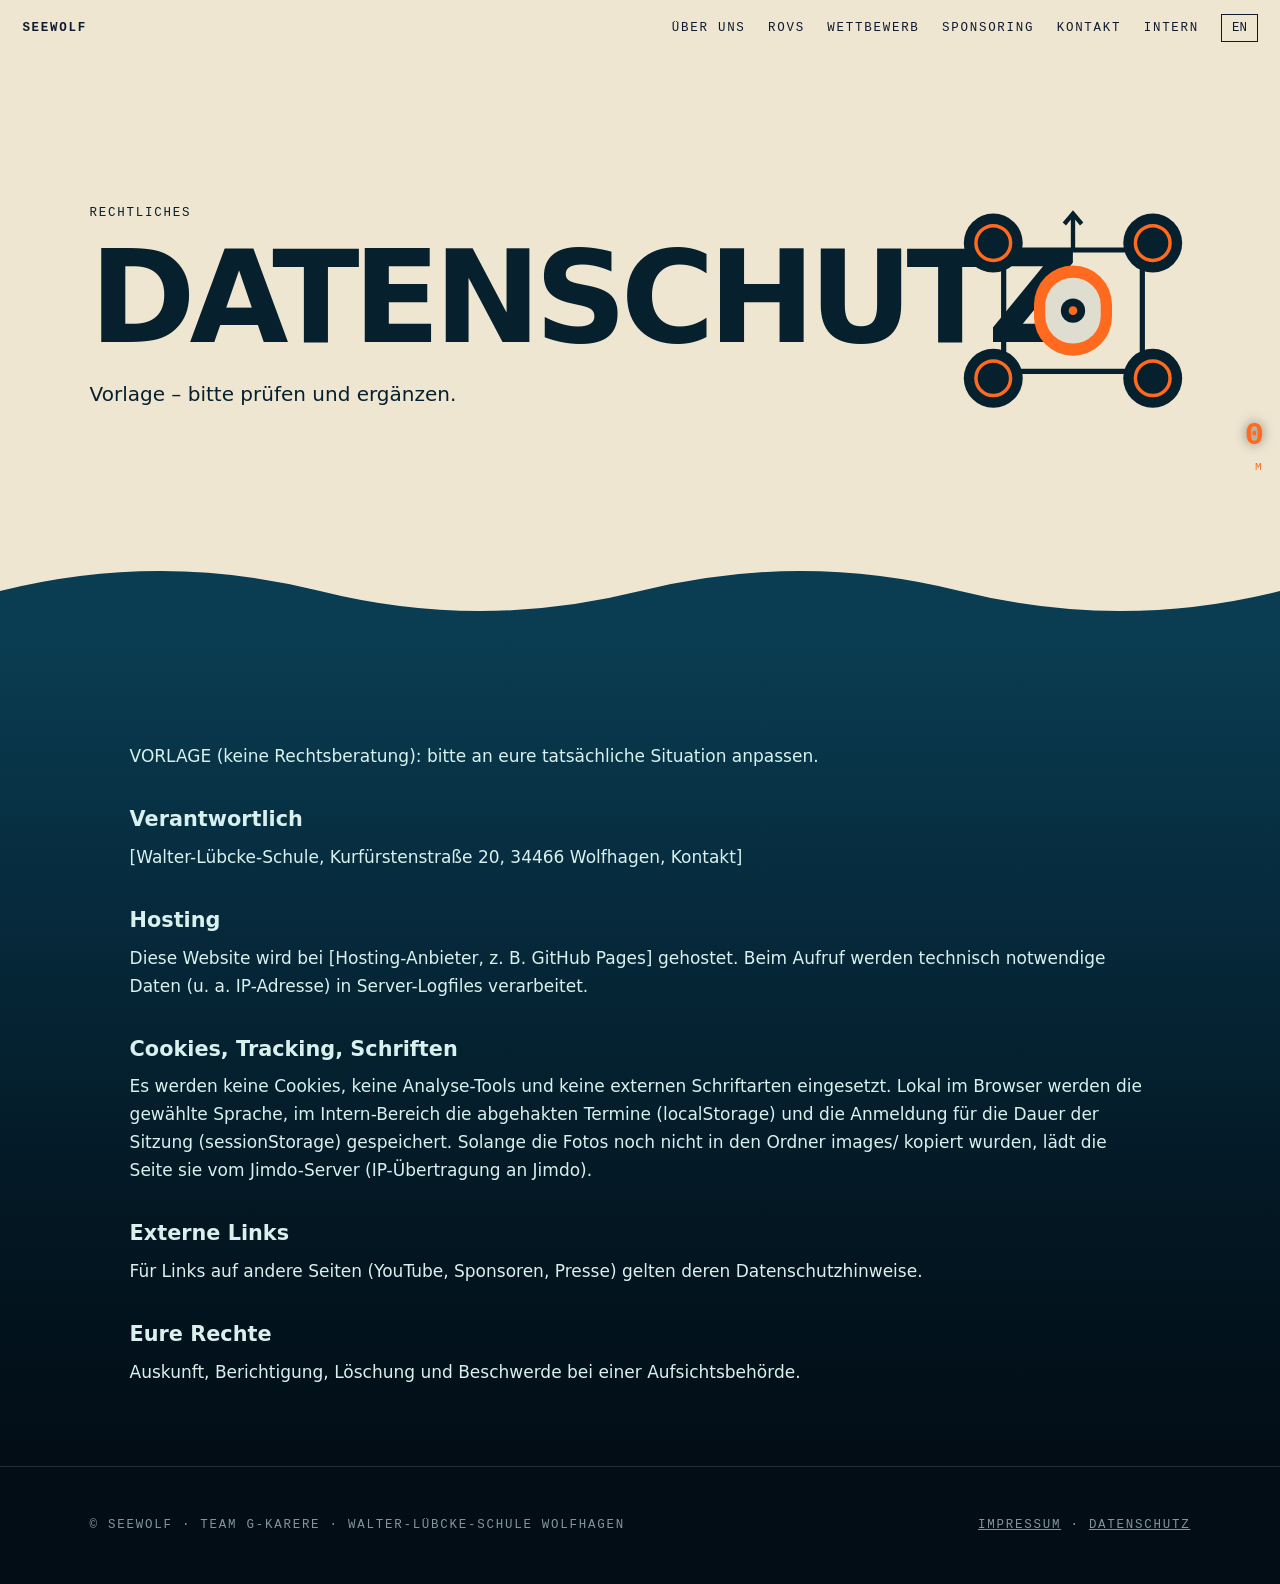
<file: datenschutz.html>
<!DOCTYPE html>
<html lang="de"><head><meta charset="utf-8"><meta name="viewport" content="width=device-width,initial-scale=1">
<title>Datenschutz – Seewolf Unterwasserrobotik</title><meta name="description" content="Datenschutz"><link rel="stylesheet" href="style.css"></head>
<body>
<nav class="mono"><a class="lg" href="index.html#top">SEEWOLF</a><a href="index.html#about" data-en="About">Über uns</a><a href="index.html#rovs">ROVs</a><a href="wettbewerb.html" data-en="Competition">Wettbewerb</a><a href="index.html#sponsors">Sponsoring</a><a href="index.html#contact" data-en="Contact">Kontakt</a><a href="intern.html">Intern</a><button id="lang" aria-label="Language">EN</button></nav>
<div id="gauge" aria-hidden="true"><b id="depth">0</b><span>M</span></div>
<header class="hero sm" id="top"><i class="ring"></i><i class="ring"></i><i class="ring"></i><svg class="rov" viewBox="0 0 300 260" aria-label="ROV"><rect x="70" y="60" width="160" height="140" rx="18" fill="none" stroke="#06202e" stroke-width="6"/><rect x="105" y="78" width="90" height="104" rx="45" fill="#ff6a1f"/><rect x="118" y="92" width="64" height="76" rx="32" fill="#d9f1ee" opacity=".85"/><circle cx="150" cy="130" r="14" fill="#06202e"/><circle cx="150" cy="130" r="5" fill="#ff6a1f"/><g fill="#06202e"><circle cx="58" cy="52" r="34"/><circle cx="242" cy="52" r="34"/><circle cx="58" cy="208" r="34"/><circle cx="242" cy="208" r="34"/></g><g fill="none" stroke="#ff6a1f" stroke-width="4"><circle cx="58" cy="52" r="20"/><circle cx="242" cy="52" r="20"/><circle cx="58" cy="208" r="20"/><circle cx="242" cy="208" r="20"/></g><path d="M150 60V20M140 30l10-12 10 12" stroke="#06202e" stroke-width="5" fill="none"/></svg><span class="mono" data-en="Legal">Rechtliches</span><h1>Datenschutz</h1><p class="sub" data-en="Template – please review and complete.">Vorlage – bitte prüfen und ergänzen.</p><svg class="wave" viewBox="0 0 1200 80" preserveAspectRatio="none"><path d="M0 40Q150 0 300 40T600 40T900 40T1200 40V80H0Z" fill="#0a3d52"/></svg></header>
<main><section class="rv"><p>VORLAGE (keine Rechtsberatung): bitte an eure tatsächliche Situation anpassen.</p><h3 style="margin-top:2rem">Verantwortlich</h3><p>[Walter-Lübcke-Schule, Kurfürstenstraße 20, 34466 Wolfhagen, Kontakt]</p><h3 style="margin-top:2rem">Hosting</h3><p>Diese Website wird bei [Hosting-Anbieter, z. B. GitHub Pages] gehostet. Beim Aufruf werden technisch notwendige Daten (u. a. IP-Adresse) in Server-Logfiles verarbeitet.</p><h3 style="margin-top:2rem">Cookies, Tracking, Schriften</h3><p>Es werden keine Cookies, keine Analyse-Tools und keine externen Schriftarten eingesetzt. Lokal im Browser werden die gewählte Sprache, im Intern-Bereich die abgehakten Termine (localStorage) und die Anmeldung für die Dauer der Sitzung (sessionStorage) gespeichert. Solange die Fotos noch nicht in den Ordner images/ kopiert wurden, lädt die Seite sie vom Jimdo-Server (IP-Übertragung an Jimdo).</p><h3 style="margin-top:2rem">Externe Links</h3><p>Für Links auf andere Seiten (YouTube, Sponsoren, Presse) gelten deren Datenschutzhinweise.</p><h3 style="margin-top:2rem">Eure Rechte</h3><p>Auskunft, Berichtigung, Löschung und Beschwerde bei einer Aufsichtsbehörde.</p></section></main>
<footer class="mono"><span>© Seewolf · Team G-Karere · Walter-Lübcke-Schule Wolfhagen</span><span><a href="impressum.html">Impressum</a> · <a href="datenschutz.html" data-en="Privacy">Datenschutz</a></span></footer>
<script src="app.js"></script></body></html>
</file>
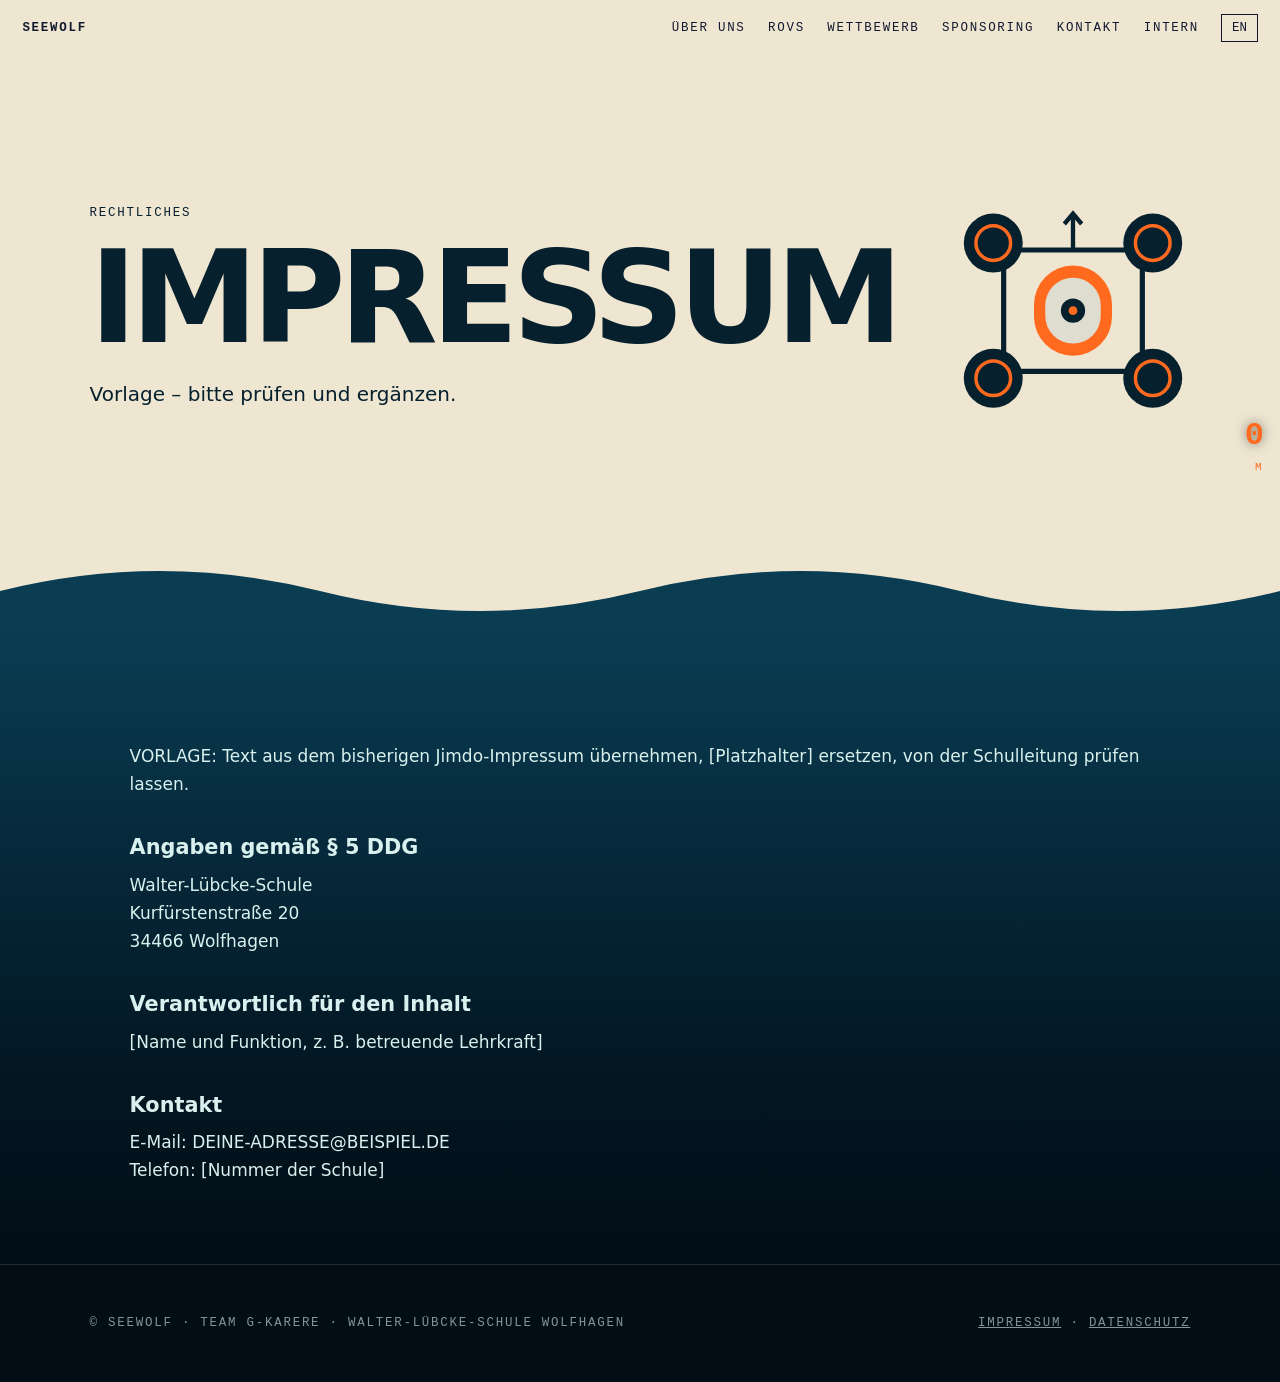
<file: impressum.html>
<!DOCTYPE html>
<html lang="de"><head><meta charset="utf-8"><meta name="viewport" content="width=device-width,initial-scale=1">
<title>Impressum – Seewolf Unterwasserrobotik</title><meta name="description" content="Impressum"><link rel="stylesheet" href="style.css"></head>
<body>
<nav class="mono"><a class="lg" href="index.html#top">SEEWOLF</a><a href="index.html#about" data-en="About">Über uns</a><a href="index.html#rovs">ROVs</a><a href="wettbewerb.html" data-en="Competition">Wettbewerb</a><a href="index.html#sponsors">Sponsoring</a><a href="index.html#contact" data-en="Contact">Kontakt</a><a href="intern.html">Intern</a><button id="lang" aria-label="Language">EN</button></nav>
<div id="gauge" aria-hidden="true"><b id="depth">0</b><span>M</span></div>
<header class="hero sm" id="top"><i class="ring"></i><i class="ring"></i><i class="ring"></i><svg class="rov" viewBox="0 0 300 260" aria-label="ROV"><rect x="70" y="60" width="160" height="140" rx="18" fill="none" stroke="#06202e" stroke-width="6"/><rect x="105" y="78" width="90" height="104" rx="45" fill="#ff6a1f"/><rect x="118" y="92" width="64" height="76" rx="32" fill="#d9f1ee" opacity=".85"/><circle cx="150" cy="130" r="14" fill="#06202e"/><circle cx="150" cy="130" r="5" fill="#ff6a1f"/><g fill="#06202e"><circle cx="58" cy="52" r="34"/><circle cx="242" cy="52" r="34"/><circle cx="58" cy="208" r="34"/><circle cx="242" cy="208" r="34"/></g><g fill="none" stroke="#ff6a1f" stroke-width="4"><circle cx="58" cy="52" r="20"/><circle cx="242" cy="52" r="20"/><circle cx="58" cy="208" r="20"/><circle cx="242" cy="208" r="20"/></g><path d="M150 60V20M140 30l10-12 10 12" stroke="#06202e" stroke-width="5" fill="none"/></svg><span class="mono" data-en="Legal">Rechtliches</span><h1>Impressum</h1><p class="sub" data-en="Template – please review and complete.">Vorlage – bitte prüfen und ergänzen.</p><svg class="wave" viewBox="0 0 1200 80" preserveAspectRatio="none"><path d="M0 40Q150 0 300 40T600 40T900 40T1200 40V80H0Z" fill="#0a3d52"/></svg></header>
<main><section class="rv"><p>VORLAGE: Text aus dem bisherigen Jimdo-Impressum übernehmen, [Platzhalter] ersetzen, von der Schulleitung prüfen lassen.</p><h3 style="margin-top:2rem">Angaben gemäß § 5 DDG</h3><p>Walter-Lübcke-Schule<br>Kurfürstenstraße 20<br>34466 Wolfhagen</p><h3 style="margin-top:2rem">Verantwortlich für den Inhalt</h3><p>[Name und Funktion, z. B. betreuende Lehrkraft]</p><h3 style="margin-top:2rem">Kontakt</h3><p>E-Mail: DEINE-ADRESSE@BEISPIEL.DE<br>Telefon: [Nummer der Schule]</p></section></main>
<footer class="mono"><span>© Seewolf · Team G-Karere · Walter-Lübcke-Schule Wolfhagen</span><span><a href="impressum.html">Impressum</a> · <a href="datenschutz.html" data-en="Privacy">Datenschutz</a></span></footer>
<script src="app.js"></script></body></html>
</file>
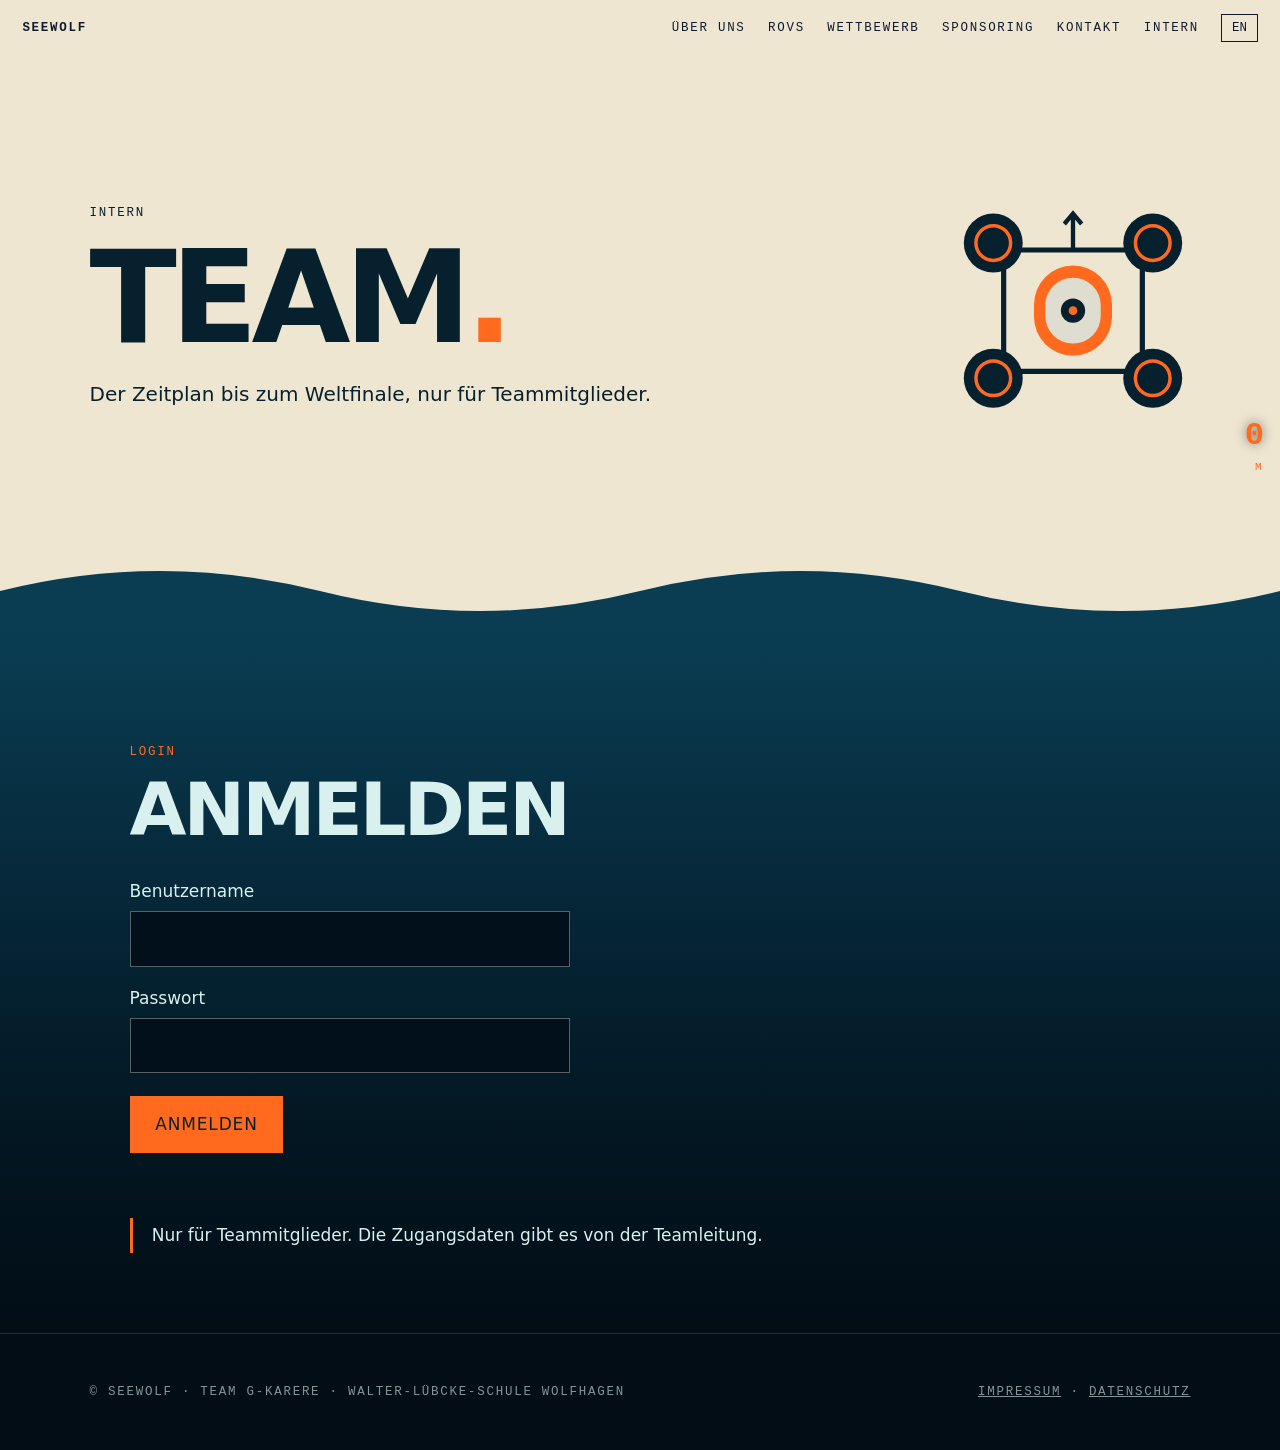
<file: intern.html>
<!DOCTYPE html>
<html lang="de"><head><meta charset="utf-8"><meta name="viewport" content="width=device-width,initial-scale=1">
<title>Intern – Seewolf Unterwasserrobotik</title><meta name="description" content="Interner Bereich der Schülerfirma G-Karere."><meta name="robots" content="noindex"><link rel="stylesheet" href="style.css"></head>
<body>
<nav class="mono"><a class="lg" href="index.html#top">SEEWOLF</a><a href="index.html#about" data-en="About">Über uns</a><a href="index.html#rovs">ROVs</a><a href="wettbewerb.html" data-en="Competition">Wettbewerb</a><a href="index.html#sponsors">Sponsoring</a><a href="index.html#contact" data-en="Contact">Kontakt</a><a href="intern.html">Intern</a><button id="lang" aria-label="Language">EN</button></nav>
<div id="gauge" aria-hidden="true"><b id="depth">0</b><span>M</span></div>
<header class="hero sm" id="top"><i class="ring"></i><i class="ring"></i><i class="ring"></i><svg class="rov" viewBox="0 0 300 260" aria-label="ROV"><rect x="70" y="60" width="160" height="140" rx="18" fill="none" stroke="#06202e" stroke-width="6"/><rect x="105" y="78" width="90" height="104" rx="45" fill="#ff6a1f"/><rect x="118" y="92" width="64" height="76" rx="32" fill="#d9f1ee" opacity=".85"/><circle cx="150" cy="130" r="14" fill="#06202e"/><circle cx="150" cy="130" r="5" fill="#ff6a1f"/><g fill="#06202e"><circle cx="58" cy="52" r="34"/><circle cx="242" cy="52" r="34"/><circle cx="58" cy="208" r="34"/><circle cx="242" cy="208" r="34"/></g><g fill="none" stroke="#ff6a1f" stroke-width="4"><circle cx="58" cy="52" r="20"/><circle cx="242" cy="52" r="20"/><circle cx="58" cy="208" r="20"/><circle cx="242" cy="208" r="20"/></g><path d="M150 60V20M140 30l10-12 10 12" stroke="#06202e" stroke-width="5" fill="none"/></svg><span class="mono" data-en="Members only">Intern</span><h1>Team<i>.</i></h1><p class="sub" data-en="The schedule up to the world finals, for team members only.">Der Zeitplan bis zum Weltfinale, nur für Teammitglieder.</p><svg class="wave" viewBox="0 0 1200 80" preserveAspectRatio="none"><path d="M0 40Q150 0 300 40T600 40T900 40T1200 40V80H0Z" fill="#0a3d52"/></svg></header>
<main><section id="login"><span class="st mono">Login</span><h2 data-en="Sign in">Anmelden</h2>
<form id="f" class="login"><label data-en="Username">Benutzername<input id="u" autocomplete="username" required></label><label data-en="Password">Passwort<input id="p" type="password" autocomplete="current-password" required></label><button class="btn" id="go" data-en="Sign in">Anmelden</button><p class="err" id="err" role="alert"></p></form>
<p class="banner" data-en="Team members only. Ask the team lead for your login.">Nur für Teammitglieder. Die Zugangsdaten gibt es von der Teamleitung.</p></section>
<section id="plan" hidden><span class="st mono">Zeitplan</span><div class="count"><b id="days">0</b><span class="mono">Tage bis zum Weltfinale</span></div><p class="mono" id="cname"></p><p class="banner" id="note" hidden></p><div class="chips" id="chips"></div><div id="list"></div>
<p class="mono" style="margin-top:2rem;color:#d9f1ee99">Häkchen werden nur in diesem Browser gespeichert.</p><p style="margin-top:1rem"><button class="btn" id="out" style="border:0;cursor:pointer;font:inherit">Abmelden</button></p></section></main>
<footer class="mono"><span>© Seewolf · Team G-Karere · Walter-Lübcke-Schule Wolfhagen</span><span><a href="impressum.html">Impressum</a> · <a href="datenschutz.html" data-en="Privacy">Datenschutz</a></span></footer>
<script src="zeitplan.enc.js"></script><script src="crypto.js"></script><script src="app.js"></script><script src="intern.js"></script></body></html>
</file>
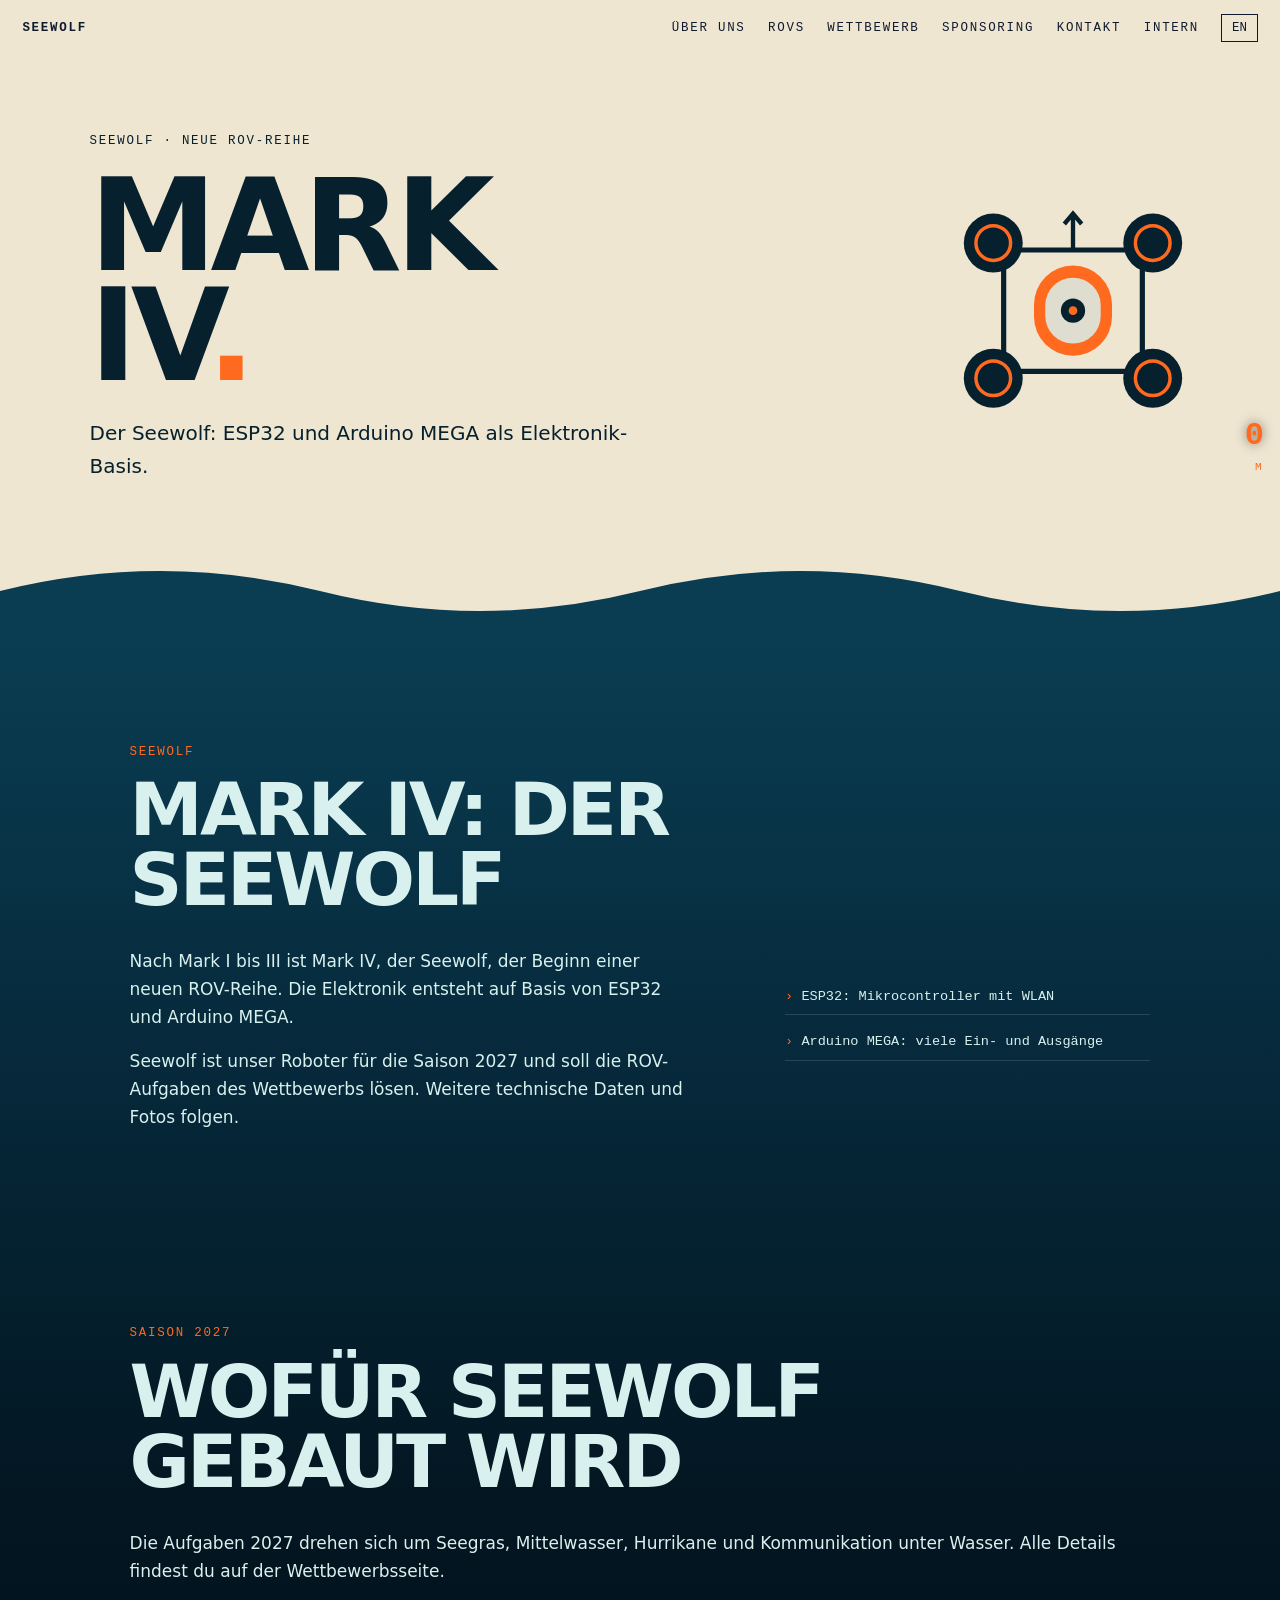
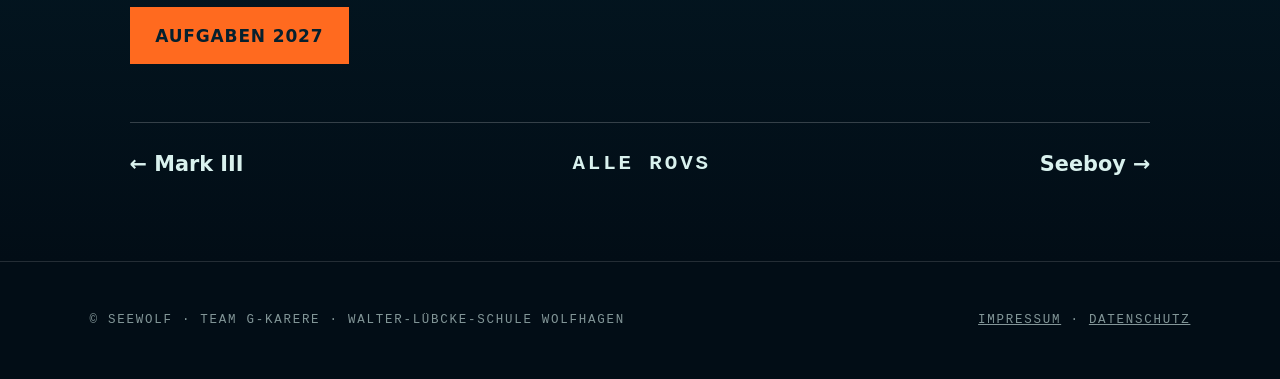
<file: rov-mark-4.html>
<!DOCTYPE html>
<html lang="de"><head><meta charset="utf-8"><meta name="viewport" content="width=device-width,initial-scale=1">
<title>ROV Mark IV – Seewolf Unterwasserrobotik</title><meta name="description" content="Mark IV, der Seewolf: die neue ROV-Reihe von G-Karere mit ESP32 und Arduino MEGA."><link rel="stylesheet" href="style.css"></head>
<body>
<nav class="mono"><a class="lg" href="index.html#top">SEEWOLF</a><a href="index.html#about" data-en="About">Über uns</a><a href="index.html#rovs">ROVs</a><a href="wettbewerb.html" data-en="Competition">Wettbewerb</a><a href="index.html#sponsors">Sponsoring</a><a href="index.html#contact" data-en="Contact">Kontakt</a><a href="intern.html">Intern</a><button id="lang" aria-label="Language">EN</button></nav>
<div id="gauge" aria-hidden="true"><b id="depth">0</b><span>M</span></div>
<header class="hero sm" id="top"><i class="ring"></i><i class="ring"></i><i class="ring"></i><svg class="rov" viewBox="0 0 300 260" aria-label="ROV"><rect x="70" y="60" width="160" height="140" rx="18" fill="none" stroke="#06202e" stroke-width="6"/><rect x="105" y="78" width="90" height="104" rx="45" fill="#ff6a1f"/><rect x="118" y="92" width="64" height="76" rx="32" fill="#d9f1ee" opacity=".85"/><circle cx="150" cy="130" r="14" fill="#06202e"/><circle cx="150" cy="130" r="5" fill="#ff6a1f"/><g fill="#06202e"><circle cx="58" cy="52" r="34"/><circle cx="242" cy="52" r="34"/><circle cx="58" cy="208" r="34"/><circle cx="242" cy="208" r="34"/></g><g fill="none" stroke="#ff6a1f" stroke-width="4"><circle cx="58" cy="52" r="20"/><circle cx="242" cy="52" r="20"/><circle cx="58" cy="208" r="20"/><circle cx="242" cy="208" r="20"/></g><path d="M150 60V20M140 30l10-12 10 12" stroke="#06202e" stroke-width="5" fill="none"/></svg><span class="mono" data-en="Seewolf · new ROV series">Seewolf · neue ROV-Reihe</span><h1>Mark<br>IV<i>.</i></h1><p class="sub" data-en="The Seewolf: ESP32 and Arduino MEGA as the electronics base.">Der Seewolf: ESP32 und Arduino MEGA als Elektronik-Basis.</p><svg class="wave" viewBox="0 0 1200 80" preserveAspectRatio="none"><path d="M0 40Q150 0 300 40T600 40T900 40T1200 40V80H0Z" fill="#0a3d52"/></svg></header>
<main><section class="rv"><span class="st mono">Seewolf</span><h2 data-en="Mark IV: the Seewolf">Mark IV: der Seewolf</h2><div class="two"><div><p data-en="After Mark I to III, Mark IV, the Seewolf, starts a new ROV series. The electronics are built around an ESP32 and an Arduino MEGA.">Nach Mark I bis III ist Mark IV, der Seewolf, der Beginn einer neuen ROV-Reihe. Die Elektronik entsteht auf Basis von ESP32 und Arduino MEGA.</p><p data-en="Seewolf is our robot for the 2027 season and is meant to solve the ROV tasks of the competition. More technical data and photos will follow.">Seewolf ist unser Roboter für die Saison 2027 und soll die ROV-Aufgaben des Wettbewerbs lösen. Weitere technische Daten und Fotos folgen.</p></div><div><ul class="spec"><li data-en="ESP32: microcontroller with Wi-Fi">ESP32: Mikrocontroller mit WLAN</li><li data-en="Arduino MEGA: many inputs and outputs">Arduino MEGA: viele Ein- und Ausgänge</li></ul></div></div></section><section class="rv"><span class="st mono">Saison 2027</span><h2 data-en="What Seewolf is built for">Wofür Seewolf gebaut wird</h2><p data-en="The 2027 tasks revolve around seagrass, midwater, hurricanes and underwater communication. Find all details on the competition page.">Die Aufgaben 2027 drehen sich um Seegras, Mittelwasser, Hurrikane und Kommunikation unter Wasser. Alle Details findest du auf der Wettbewerbsseite.</p><p style="margin-top:1.4rem"><a class="btn" href="wettbewerb.html" data-en="Tasks 2027">Aufgaben 2027</a></p><div class="pn"><a href="rov-mark-3.html">← Mark III</a><a href="index.html#rovs" class="mono">Alle ROVs</a><a href="seeboy.html">Seeboy →</a></div></section></main>
<footer class="mono"><span>© Seewolf · Team G-Karere · Walter-Lübcke-Schule Wolfhagen</span><span><a href="impressum.html">Impressum</a> · <a href="datenschutz.html" data-en="Privacy">Datenschutz</a></span></footer>
<script src="app.js"></script></body></html>
</file>
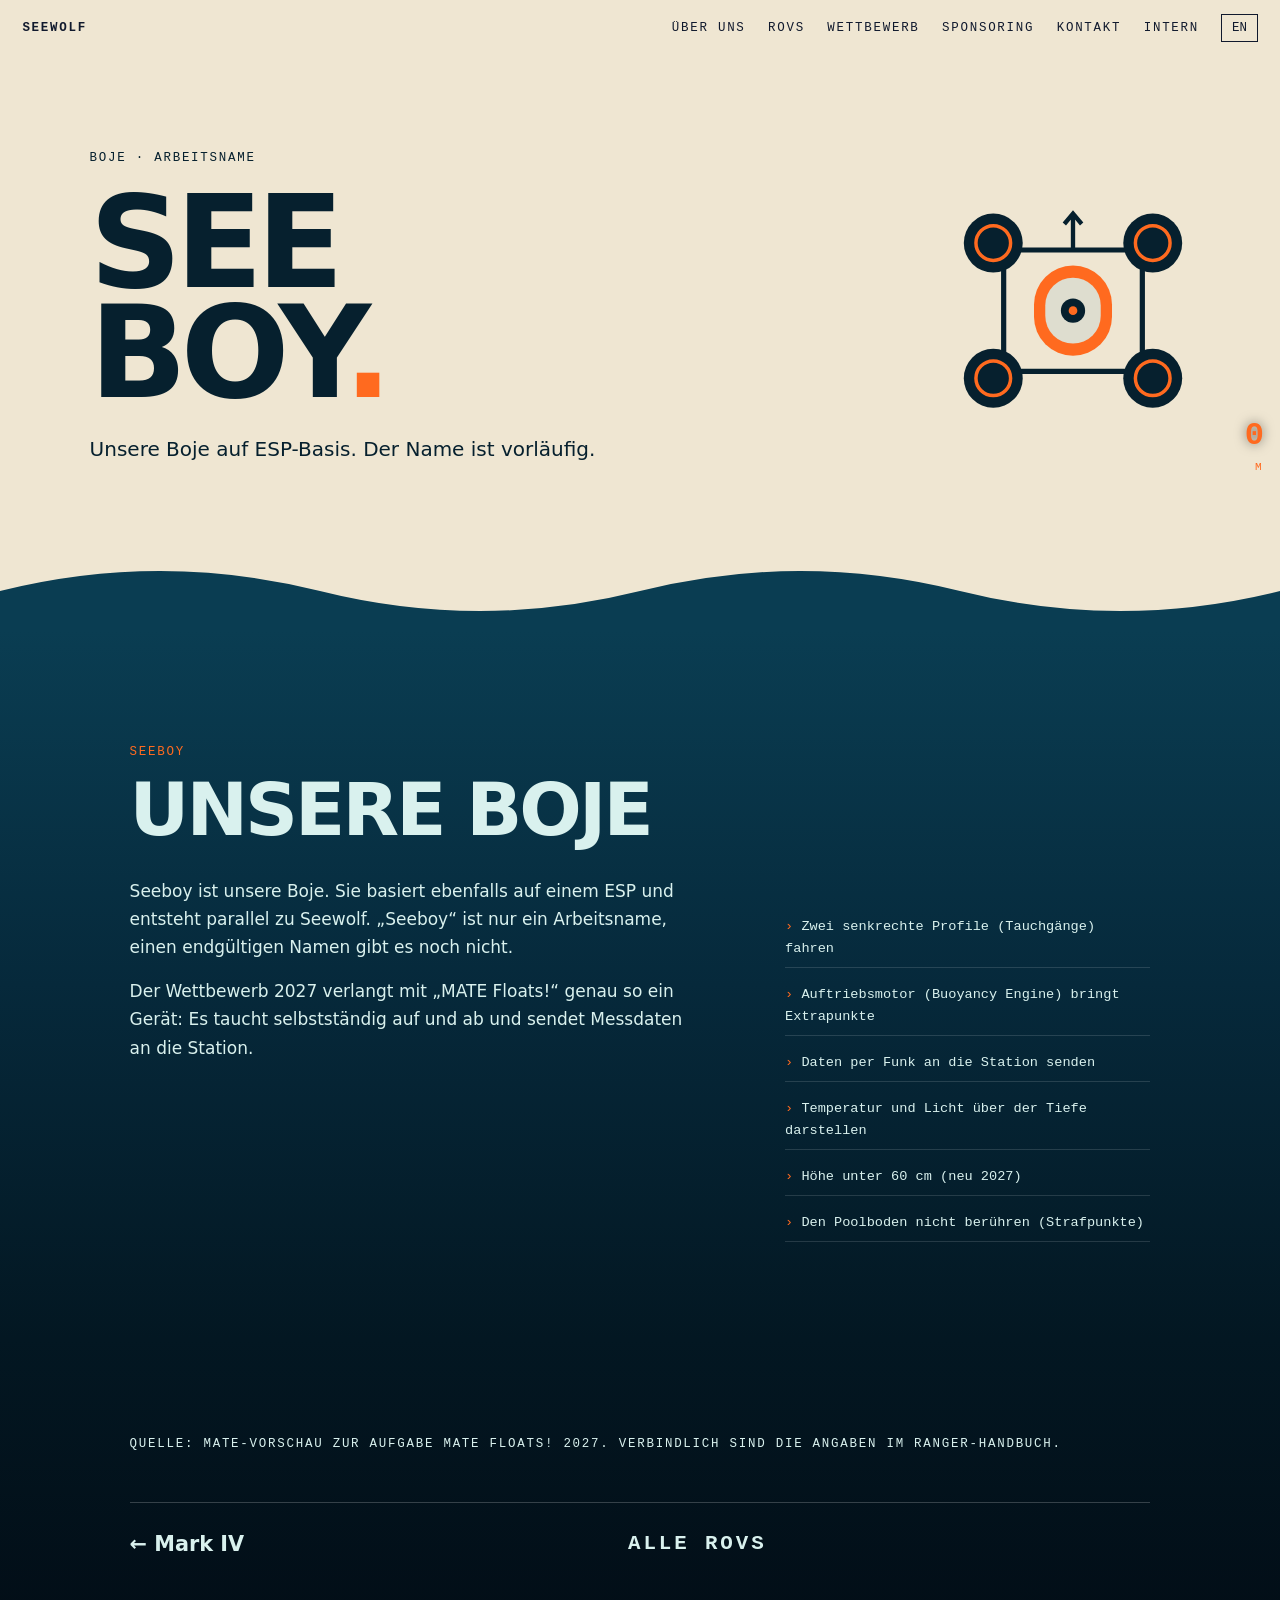
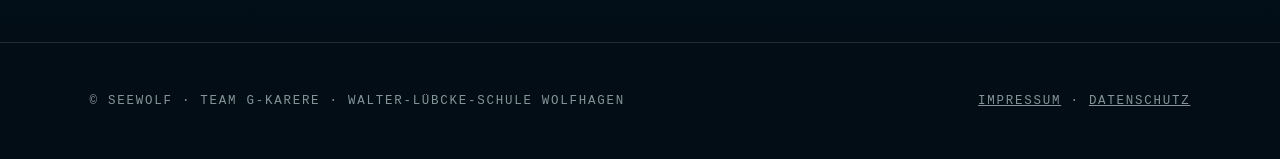
<file: seeboy.html>
<!DOCTYPE html>
<html lang="de"><head><meta charset="utf-8"><meta name="viewport" content="width=device-width,initial-scale=1">
<title>Seeboy – Seewolf Unterwasserrobotik</title><meta name="description" content="Seeboy: die ESP-basierte Boje von G-Karere für die Aufgabe MATE Floats!"><link rel="stylesheet" href="style.css"></head>
<body>
<nav class="mono"><a class="lg" href="index.html#top">SEEWOLF</a><a href="index.html#about" data-en="About">Über uns</a><a href="index.html#rovs">ROVs</a><a href="wettbewerb.html" data-en="Competition">Wettbewerb</a><a href="index.html#sponsors">Sponsoring</a><a href="index.html#contact" data-en="Contact">Kontakt</a><a href="intern.html">Intern</a><button id="lang" aria-label="Language">EN</button></nav>
<div id="gauge" aria-hidden="true"><b id="depth">0</b><span>M</span></div>
<header class="hero sm" id="top"><i class="ring"></i><i class="ring"></i><i class="ring"></i><svg class="rov" viewBox="0 0 300 260" aria-label="ROV"><rect x="70" y="60" width="160" height="140" rx="18" fill="none" stroke="#06202e" stroke-width="6"/><rect x="105" y="78" width="90" height="104" rx="45" fill="#ff6a1f"/><rect x="118" y="92" width="64" height="76" rx="32" fill="#d9f1ee" opacity=".85"/><circle cx="150" cy="130" r="14" fill="#06202e"/><circle cx="150" cy="130" r="5" fill="#ff6a1f"/><g fill="#06202e"><circle cx="58" cy="52" r="34"/><circle cx="242" cy="52" r="34"/><circle cx="58" cy="208" r="34"/><circle cx="242" cy="208" r="34"/></g><g fill="none" stroke="#ff6a1f" stroke-width="4"><circle cx="58" cy="52" r="20"/><circle cx="242" cy="52" r="20"/><circle cx="58" cy="208" r="20"/><circle cx="242" cy="208" r="20"/></g><path d="M150 60V20M140 30l10-12 10 12" stroke="#06202e" stroke-width="5" fill="none"/></svg><span class="mono" data-en="Buoy · working name">Boje · Arbeitsname</span><h1>See<br>boy<i>.</i></h1><p class="sub" data-en="Our ESP-based buoy. The name is provisional.">Unsere Boje auf ESP-Basis. Der Name ist vorläufig.</p><svg class="wave" viewBox="0 0 1200 80" preserveAspectRatio="none"><path d="M0 40Q150 0 300 40T600 40T900 40T1200 40V80H0Z" fill="#0a3d52"/></svg></header>
<main><section class="rv"><span class="st mono">Seeboy</span><h2 data-en="Our buoy">Unsere Boje</h2><div class="two"><div><p data-en="Seeboy is our buoy. It is also based on an ESP and is built alongside Seewolf. “Seeboy” is only a working name, the final name is still open.">Seeboy ist unsere Boje. Sie basiert ebenfalls auf einem ESP und entsteht parallel zu Seewolf. „Seeboy“ ist nur ein Arbeitsname, einen endgültigen Namen gibt es noch nicht.</p><p data-en="The 2027 competition asks for exactly this kind of device with “MATE Floats!”: it dives and surfaces on its own and sends measurement data to the station.">Der Wettbewerb 2027 verlangt mit „MATE Floats!“ genau so ein Gerät: Es taucht selbstständig auf und ab und sendet Messdaten an die Station.</p></div><div><ul class="spec"><li data-en="Complete two vertical profiles">Zwei senkrechte Profile (Tauchgänge) fahren</li><li data-en="A buoyancy engine earns extra points">Auftriebsmotor (Buoyancy Engine) bringt Extrapunkte</li><li data-en="Send data to the mission station">Daten per Funk an die Station senden</li><li data-en="Graph temperature and light versus depth">Temperatur und Licht über der Tiefe darstellen</li><li data-en="Height under 60 cm (new in 2027)">Höhe unter 60 cm (neu 2027)</li><li data-en="Do not touch the pool bottom (penalty)">Den Poolboden nicht berühren (Strafpunkte)</li></ul></div></div></section><section class="rv"><p class="mono" data-en="Source: MATE preview of the 2027 MATE Floats! task. The RANGER manual is binding.">Quelle: MATE-Vorschau zur Aufgabe MATE Floats! 2027. Verbindlich sind die Angaben im RANGER-Handbuch.</p><div class="pn"><a href="rov-mark-4.html">← Mark IV</a><a href="index.html#rovs" class="mono">Alle ROVs</a><span></span></div></section></main>
<footer class="mono"><span>© Seewolf · Team G-Karere · Walter-Lübcke-Schule Wolfhagen</span><span><a href="impressum.html">Impressum</a> · <a href="datenschutz.html" data-en="Privacy">Datenschutz</a></span></footer>
<script src="app.js"></script></body></html>
</file>
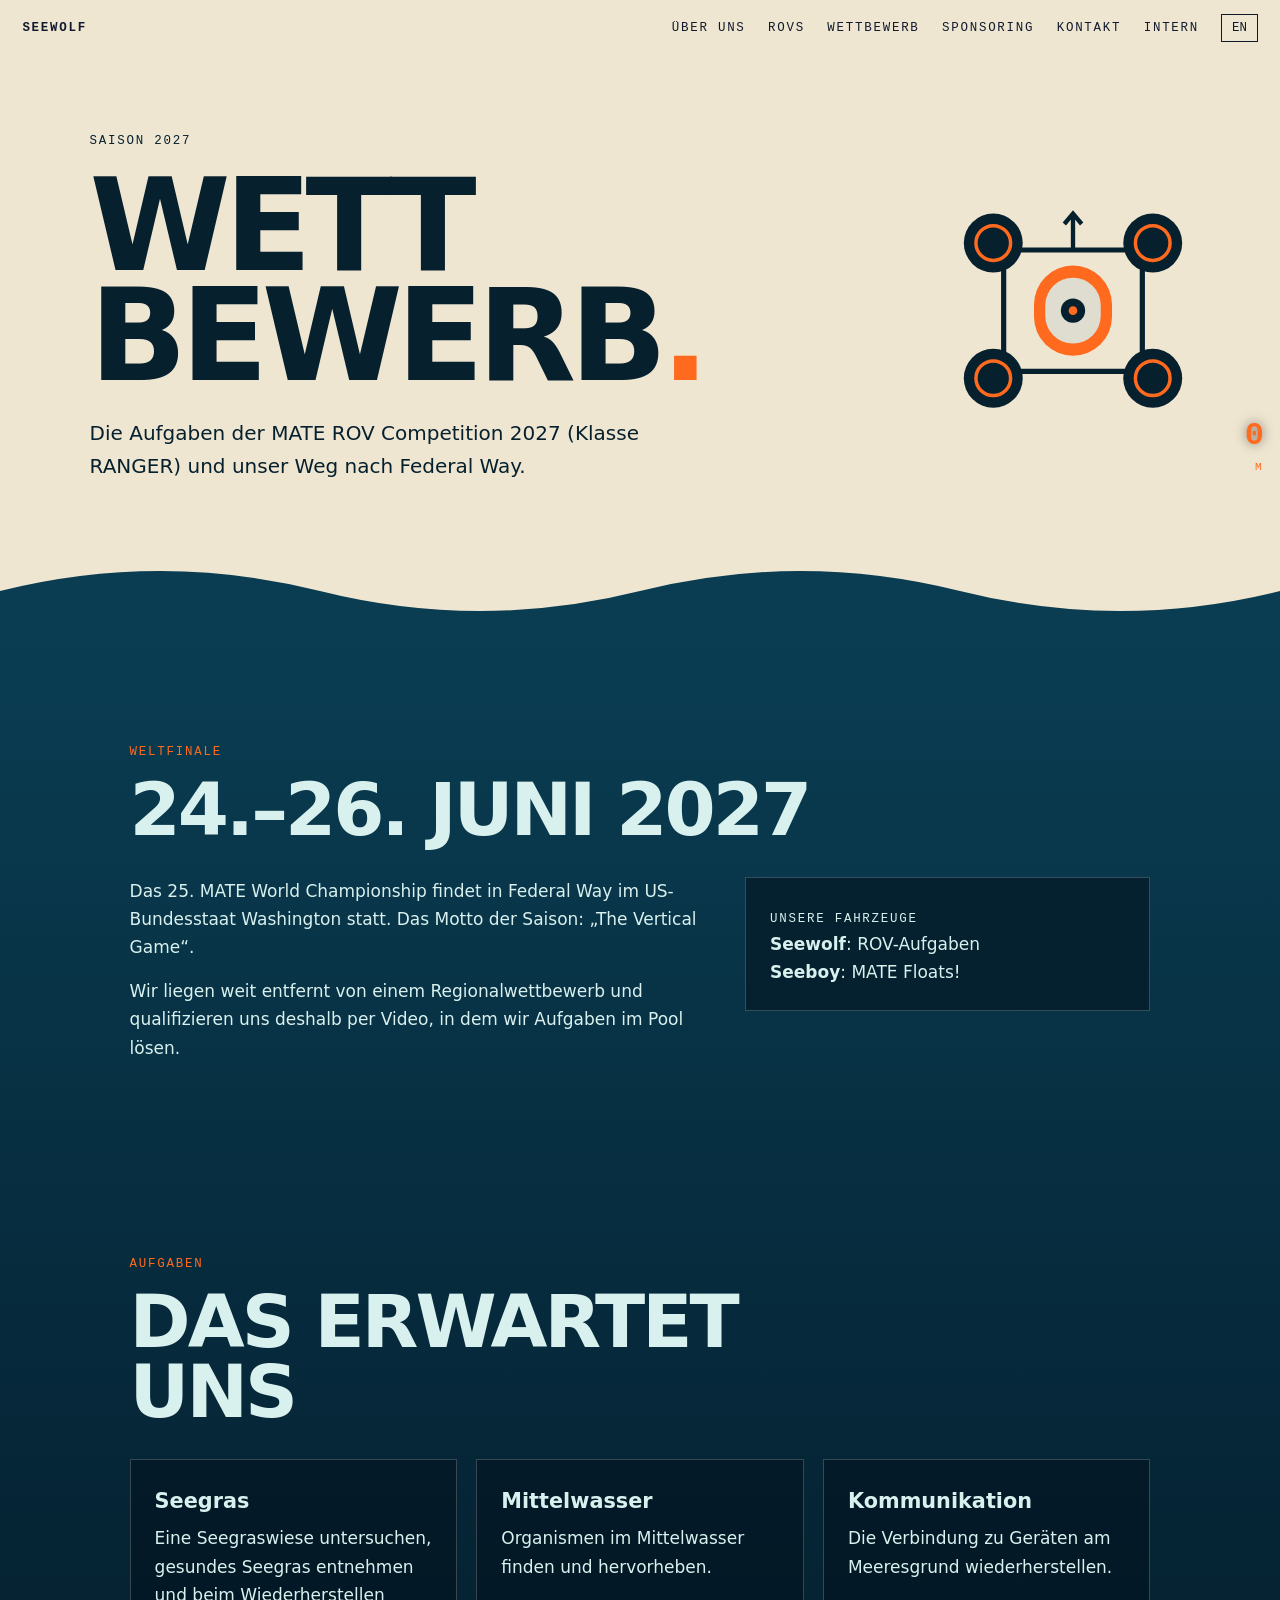
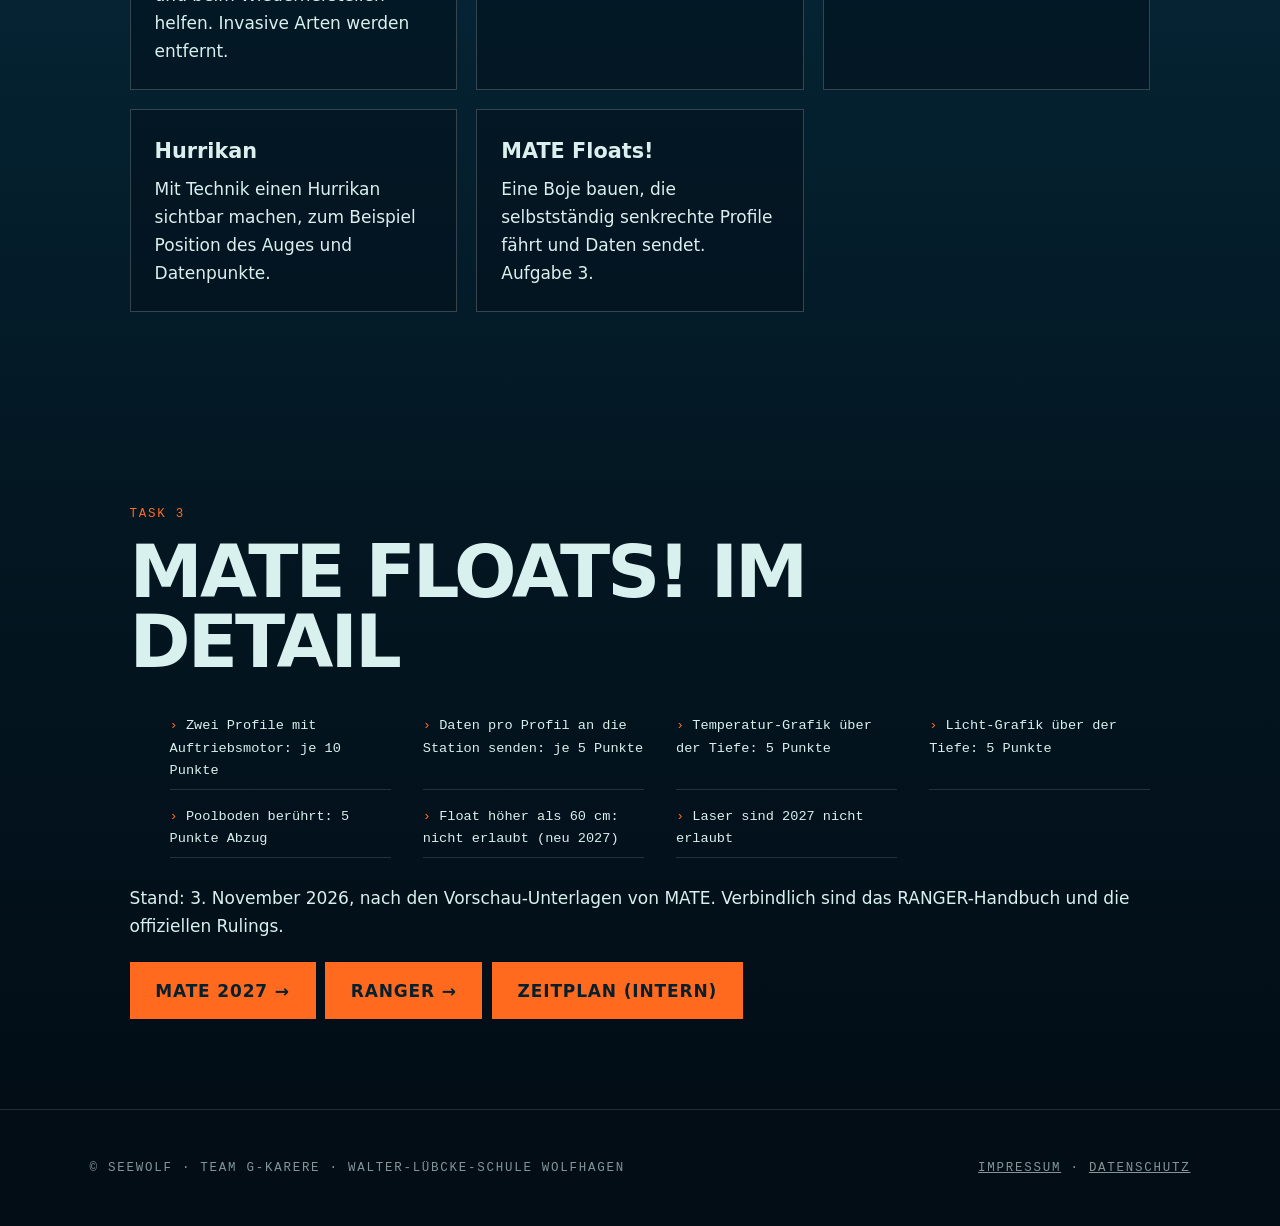
<file: wettbewerb.html>
<!DOCTYPE html>
<html lang="de"><head><meta charset="utf-8"><meta name="viewport" content="width=device-width,initial-scale=1">
<title>Wettbewerb 2027 – Seewolf Unterwasserrobotik</title><meta name="description" content="Aufgaben der MATE ROV Competition 2027 und unser Weg zum Weltfinale in Federal Way."><link rel="stylesheet" href="style.css"></head>
<body>
<nav class="mono"><a class="lg" href="index.html#top">SEEWOLF</a><a href="index.html#about" data-en="About">Über uns</a><a href="index.html#rovs">ROVs</a><a href="wettbewerb.html" data-en="Competition">Wettbewerb</a><a href="index.html#sponsors">Sponsoring</a><a href="index.html#contact" data-en="Contact">Kontakt</a><a href="intern.html">Intern</a><button id="lang" aria-label="Language">EN</button></nav>
<div id="gauge" aria-hidden="true"><b id="depth">0</b><span>M</span></div>
<header class="hero sm" id="top"><i class="ring"></i><i class="ring"></i><i class="ring"></i><svg class="rov" viewBox="0 0 300 260" aria-label="ROV"><rect x="70" y="60" width="160" height="140" rx="18" fill="none" stroke="#06202e" stroke-width="6"/><rect x="105" y="78" width="90" height="104" rx="45" fill="#ff6a1f"/><rect x="118" y="92" width="64" height="76" rx="32" fill="#d9f1ee" opacity=".85"/><circle cx="150" cy="130" r="14" fill="#06202e"/><circle cx="150" cy="130" r="5" fill="#ff6a1f"/><g fill="#06202e"><circle cx="58" cy="52" r="34"/><circle cx="242" cy="52" r="34"/><circle cx="58" cy="208" r="34"/><circle cx="242" cy="208" r="34"/></g><g fill="none" stroke="#ff6a1f" stroke-width="4"><circle cx="58" cy="52" r="20"/><circle cx="242" cy="52" r="20"/><circle cx="58" cy="208" r="20"/><circle cx="242" cy="208" r="20"/></g><path d="M150 60V20M140 30l10-12 10 12" stroke="#06202e" stroke-width="5" fill="none"/></svg><span class="mono" data-en="Season 2027">Saison 2027</span><h1>Wett<br>bewerb<i>.</i></h1><p class="sub" data-en="The tasks of the 2027 MATE ROV Competition (RANGER class) and our road to Federal Way.">Die Aufgaben der MATE ROV Competition 2027 (Klasse RANGER) und unser Weg nach Federal Way.</p><svg class="wave" viewBox="0 0 1200 80" preserveAspectRatio="none"><path d="M0 40Q150 0 300 40T600 40T900 40T1200 40V80H0Z" fill="#0a3d52"/></svg></header>
<main><section class="rv"><span class="st mono">Weltfinale</span><h2 data-en="24–26 June 2027">24.–26. Juni 2027</h2><div class="two"><div><p data-en="The 25th MATE World Championship takes place in Federal Way, Washington, USA. The season’s theme: “The Vertical Game”.">Das 25. MATE World Championship findet in Federal Way im US-Bundesstaat Washington statt. Das Motto der Saison: „The Vertical Game“.</p><p data-en="We are far from any regional event, so we qualify with a video of us solving tasks in a pool.">Wir liegen weit entfernt von einem Regionalwettbewerb und qualifizieren uns deshalb per Video, in dem wir Aufgaben im Pool lösen.</p></div><div><div class="card"><span class="mono" data-en="Our vehicles">Unsere Fahrzeuge</span><p><b>Seewolf</b>: <span data-en="ROV tasks">ROV-Aufgaben</span><br><b>Seeboy</b>: MATE Floats!</p></div></div></div></section><section class="rv"><span class="st mono">Aufgaben</span><h2 data-en="What awaits us">Das erwartet uns</h2><div class="cards"><div class="card"><h3 data-en="Seagrass">Seegras</h3><p data-en="Survey a seagrass bed, collect healthy seagrass and help restore it. Invasive species are removed.">Eine Seegraswiese untersuchen, gesundes Seegras entnehmen und beim Wiederherstellen helfen. Invasive Arten werden entfernt.</p></div><div class="card"><h3 data-en="Midwater">Mittelwasser</h3><p data-en="Find and highlight organisms in the midwater.">Organismen im Mittelwasser finden und hervorheben.</p></div><div class="card"><h3 data-en="Communications">Kommunikation</h3><p data-en="Re-establish communication with subsea assets.">Die Verbindung zu Geräten am Meeresgrund wiederherstellen.</p></div><div class="card"><h3 data-en="Hurricane">Hurrikan</h3><p data-en="Use technology to visualise a hurricane, for example the position of the eye and data points.">Mit Technik einen Hurrikan sichtbar machen, zum Beispiel Position des Auges und Datenpunkte.</p></div><div class="card"><h3 data-en="MATE Floats!">MATE Floats!</h3><p data-en="Build a float that runs vertical profiles on its own and sends data. Task 3.">Eine Boje bauen, die selbstständig senkrechte Profile fährt und Daten sendet. Aufgabe 3.</p></div></div></section><section class="rv"><span class="st mono">Task 3</span><h2 data-en="MATE Floats! in detail">MATE Floats! im Detail</h2><ul class="spec"><li data-en="Two profiles with a buoyancy engine: 10 points each">Zwei Profile mit Auftriebsmotor: je 10 Punkte</li><li data-en="Send data per profile to the station: 5 points each">Daten pro Profil an die Station senden: je 5 Punkte</li><li data-en="Temperature versus depth graph: 5 points">Temperatur-Grafik über der Tiefe: 5 Punkte</li><li data-en="Light versus depth graph: 5 points">Licht-Grafik über der Tiefe: 5 Punkte</li><li data-en="Touching the pool bottom: 5-point penalty">Poolboden berührt: 5 Punkte Abzug</li><li data-en="Float taller than 60 cm: not allowed (new in 2027)">Float höher als 60 cm: nicht erlaubt (neu 2027)</li><li data-en="Lasers are not permitted in 2027">Laser sind 2027 nicht erlaubt</li></ul><p style="margin-top:1.6rem" data-en="As of 3 November 2026, based on MATE’s preview documents. The RANGER manual and the official rulings are binding.">Stand: 3. November 2026, nach den Vorschau-Unterlagen von MATE. Verbindlich sind das RANGER-Handbuch und die offiziellen Rulings.</p><p style="margin-top:1.4rem"><a class="btn" href="https://materovcompetition.org/2027" target="_blank" rel="noopener">MATE 2027 →</a><a class="btn" href="https://materovcompetition.org/ranger" target="_blank" rel="noopener">RANGER →</a><a class="btn" href="intern.html" data-en="Schedule (members)">Zeitplan (intern)</a></p></section></main>
<footer class="mono"><span>© Seewolf · Team G-Karere · Walter-Lübcke-Schule Wolfhagen</span><span><a href="impressum.html">Impressum</a> · <a href="datenschutz.html" data-en="Privacy">Datenschutz</a></span></footer>
<script src="app.js"></script></body></html>
</file>
<file: style.css>
:root{--sand:#efe6d2;--ink:#06202e;--deep:#0a3d52;--abyss:#020d16;--or:#ff6a1f;--foam:#d9f1ee;--mono:ui-monospace,"SF Mono","Cascadia Mono",Menlo,Consolas,monospace;--sans:"Avenir Next","Segoe UI",system-ui,sans-serif}
*{box-sizing:border-box;margin:0}
html{scroll-behavior:smooth}
body{font:17px/1.65 var(--sans);color:var(--foam);background:var(--abyss)}
a{color:inherit}
.mono{font-family:var(--mono);font-size:.78rem;letter-spacing:.14em;text-transform:uppercase}
nav{position:fixed;inset:0 0 auto;z-index:20;display:flex;gap:1.4rem;align-items:center;justify-content:flex-end;padding:.9rem 1.4rem;mix-blend-mode:difference;color:#fff}
nav a{text-decoration:none}nav a:hover{text-decoration:underline}
nav .lg{margin-right:auto;font-weight:900}
#lang{font:inherit;background:none;color:inherit;border:1px solid currentColor;padding:.15rem .6rem;cursor:pointer}
#gauge{position:fixed;right:1rem;top:50%;transform:translateY(-50%);z-index:15;text-align:right;color:var(--or);font-family:var(--mono);pointer-events:none}
#gauge b{display:block;font-size:2rem;line-height:1;text-shadow:0 0 12px #0008}
#gauge span{font-size:.7rem;letter-spacing:.2em}
.hero{min-height:100vh;background:var(--sand);color:var(--ink);position:relative;overflow:hidden;display:grid;align-content:center;padding:6rem 7vw 8rem}
.hero.sm{min-height:70vh;padding-bottom:7rem}
.hero h1{font-size:clamp(3.4rem,13vw,11rem);line-height:.86;font-weight:900;letter-spacing:-.05em;text-transform:uppercase}
.hero.sm h1{font-size:clamp(3rem,10vw,8rem)}
.hero h1 i{color:var(--or);font-style:normal}
.hero p.sub{max-width:36rem;margin-top:1.6rem;font-size:1.25rem}
.hero .mono{margin-bottom:1.2rem;display:block}
.rov{position:absolute;right:6vw;top:18vh;width:min(36vw,380px);animation:bob 6s ease-in-out infinite}
.hero.sm .rov{width:min(26vw,260px);top:22vh}
@keyframes bob{50%{transform:translateY(18px) rotate(2deg)}}
.ring{position:absolute;right:calc(6vw + 12vw);top:calc(18vh + 12vw);width:10px;height:10px;border:2px solid var(--or);border-radius:50%;opacity:0;animation:sonar 4s infinite}
.ring:nth-of-type(2){animation-delay:1.3s}.ring:nth-of-type(3){animation-delay:2.6s}
@keyframes sonar{0%{opacity:.8;transform:scale(1)}100%{opacity:0;transform:scale(60)}}
.wave{position:absolute;bottom:-1px;left:0;width:100%;height:80px}
main{background:linear-gradient(var(--deep),#06293b 35%,#031722 70%,var(--abyss))}
section{padding:7rem 7vw 5rem;max-width:1200px;margin:auto;position:relative}
.st{color:var(--or);display:block;margin-bottom:.8rem}
h2{font-size:clamp(2.2rem,6vw,4.6rem);line-height:.95;font-weight:900;letter-spacing:-.04em;text-transform:uppercase;margin-bottom:2rem;max-width:14ch}
h3{font-size:1.3rem;font-weight:800;margin-bottom:.4rem}
p+p{margin-top:1rem}
.two{display:grid;grid-template-columns:1.4fr 1fr;gap:3rem;align-items:start}
.stats{display:grid;grid-template-columns:repeat(auto-fit,minmax(130px,1fr));gap:1px;background:#ffffff22;border:1px solid #ffffff22}
.stats div{background:#06293bcc;padding:1.2rem}
.stats b{display:block;font-size:2.6rem;line-height:1;color:var(--or);font-weight:900}
.tl{border-left:2px dashed #ffffff44;margin-left:.5rem;padding-left:2rem}
.tl div{position:relative;padding-bottom:1.8rem}
.tl div::before{content:"";position:absolute;left:calc(-2rem - 7px);top:.55rem;width:12px;height:12px;background:var(--or);border-radius:50%}
.tl .mono{color:var(--or)}
.cards{display:grid;grid-template-columns:repeat(auto-fit,minmax(250px,1fr));gap:1.2rem;margin-top:2rem}
.card{border:1px solid #ffffff33;padding:1.5rem;background:#02101b88;transition:transform .3s,border-color .3s;display:block;text-decoration:none;overflow:hidden}
a.card:hover{transform:translateY(-6px);border-color:var(--or)}
.card .n{font-size:4.5rem;font-weight:900;line-height:.8;color:transparent;-webkit-text-stroke:1.5px var(--foam);margin-bottom:1rem;display:block}
.card.hot{border-color:var(--or)}
.card .go{color:var(--or);display:block;margin-top:1rem}
.tag{display:inline-block;background:var(--or);color:var(--ink);padding:.1rem .6rem;margin-bottom:.8rem}
.spec{margin-top:2rem;display:grid;grid-template-columns:repeat(auto-fit,minmax(220px,1fr));gap:.6rem 2rem;font-family:var(--mono);font-size:.85rem}
.spec li{list-style:none;border-bottom:1px solid #ffffff22;padding:.4rem 0}
.spec li::before{content:"› ";color:var(--or)}
.pic{margin:0}
.pic img{display:block;width:100%;height:auto;border:1px solid #ffffff33}
.pic figcaption{margin-top:.5rem;color:#d9f1ee99}
.pics{display:grid;grid-template-columns:repeat(auto-fit,minmax(240px,1fr));gap:1rem;margin-top:2rem}
.pics .pic img{aspect-ratio:4/3;object-fit:cover}
.who{display:flex;gap:1.2rem;flex-wrap:wrap;margin-top:1.4rem}
.who .pic{width:150px}.who .pic img{aspect-ratio:1;object-fit:cover}
.dep{display:grid;grid-template-columns:repeat(auto-fit,minmax(220px,1fr));gap:1px;background:#ffffff22;margin-top:1.5rem}
.dep div{background:#031722;padding:1.1rem}
.dep b{display:block;color:var(--or);font-family:var(--mono);font-size:.8rem;letter-spacing:.1em;text-transform:uppercase}
ul.press{list-style:none;padding:0}
ul.press li{border-bottom:1px solid #ffffff22}
ul.press a{display:flex;justify-content:space-between;gap:1rem;padding:.9rem 0;text-decoration:none;transition:.2s}
ul.press a:hover{color:var(--or);padding-left:.5rem}
.sp{display:flex;flex-wrap:wrap;gap:1rem;margin:2rem 0}
.sp a{border:1px solid #ffffff44;padding:1.4rem 2rem;font-weight:800;font-size:1.2rem;text-decoration:none}
.sp a:hover{background:var(--foam);color:var(--ink)}
.btn{display:inline-block;background:var(--or);color:var(--ink);padding:.9rem 1.6rem;font-weight:900;text-decoration:none;text-transform:uppercase;letter-spacing:.05em;margin:0 .6rem .6rem 0}
.btn:hover{background:var(--foam)}
.pn{display:flex;justify-content:space-between;gap:1rem;flex-wrap:wrap;margin-top:3rem;border-top:1px solid #ffffff33;padding-top:1.5rem}
.pn a{text-decoration:none;font-weight:800;font-size:1.3rem}.pn a:hover{color:var(--or)}
footer{padding:3rem 7vw;border-top:1px solid #ffffff22;display:flex;flex-wrap:wrap;gap:1rem 2rem;justify-content:space-between;color:#d9f1ee99}
.js .rv{opacity:0;transform:translateY(30px);transition:1s}
.js .rv.in{opacity:1;transform:none}
@media(max-width:800px){.two{grid-template-columns:1fr}.rov{opacity:.25;width:70vw!important}#gauge{right:.5rem}nav a:not(.lg){display:none}}
@media(prefers-reduced-motion:reduce){*{animation:none!important;transition:none!important}html{scroll-behavior:auto}}
.login{max-width:440px}
.login label{display:block;margin-top:1.1rem}
.login input{display:block;width:100%;margin-top:.35rem;padding:.8rem 1rem;font:inherit;background:#02101b;color:var(--foam);border:1px solid #ffffff55}
.login input:focus{outline:2px solid var(--or);border-color:var(--or)}
.login button{margin-top:1.4rem;border:0;cursor:pointer;font:inherit}
.err{color:#ffb089;margin-top:1rem;min-height:1.5rem}
.count{display:flex;gap:1.4rem;align-items:baseline;flex-wrap:wrap;margin-bottom:1.5rem}
.count b{font-size:clamp(4rem,14vw,9rem);line-height:.9;color:var(--or);font-weight:900;letter-spacing:-.05em}
.chips{display:flex;flex-wrap:wrap;gap:.5rem;margin:1.2rem 0 2rem}
.chips button{font:inherit;font-family:var(--mono);font-size:.78rem;letter-spacing:.1em;text-transform:uppercase;background:none;color:var(--foam);border:1px solid #ffffff55;padding:.35rem .9rem;cursor:pointer}
.chips button.on{background:var(--or);border-color:var(--or);color:var(--ink)}
.mon{color:var(--or);margin:2.2rem 0 .6rem}
.it{display:grid;grid-template-columns:5.5rem 1fr;gap:.3rem 1.2rem;padding:.9rem 0;border-bottom:1px solid #ffffff22}
.it .mono{color:#d9f1ee99}
.it.done h3{text-decoration:line-through;opacity:.5}
.it.late .mono:first-child{color:#ffb089}
.it label{cursor:pointer;display:flex;gap:.7rem;align-items:flex-start}
.it input{margin-top:.45rem;accent-color:var(--or)}
.it h3{font-size:1.1rem;margin:0}
.it p{color:#d9f1ee99;font-size:.95rem}
.it .tag{margin:.3rem .4rem 0 0;font-size:.68rem}
.it .tag.m{background:var(--foam)}
.banner{border-left:3px solid var(--or);padding:.2rem 0 .2rem 1.2rem;margin:1rem 0 0;max-width:46rem}
[hidden]{display:none!important}
</file>
